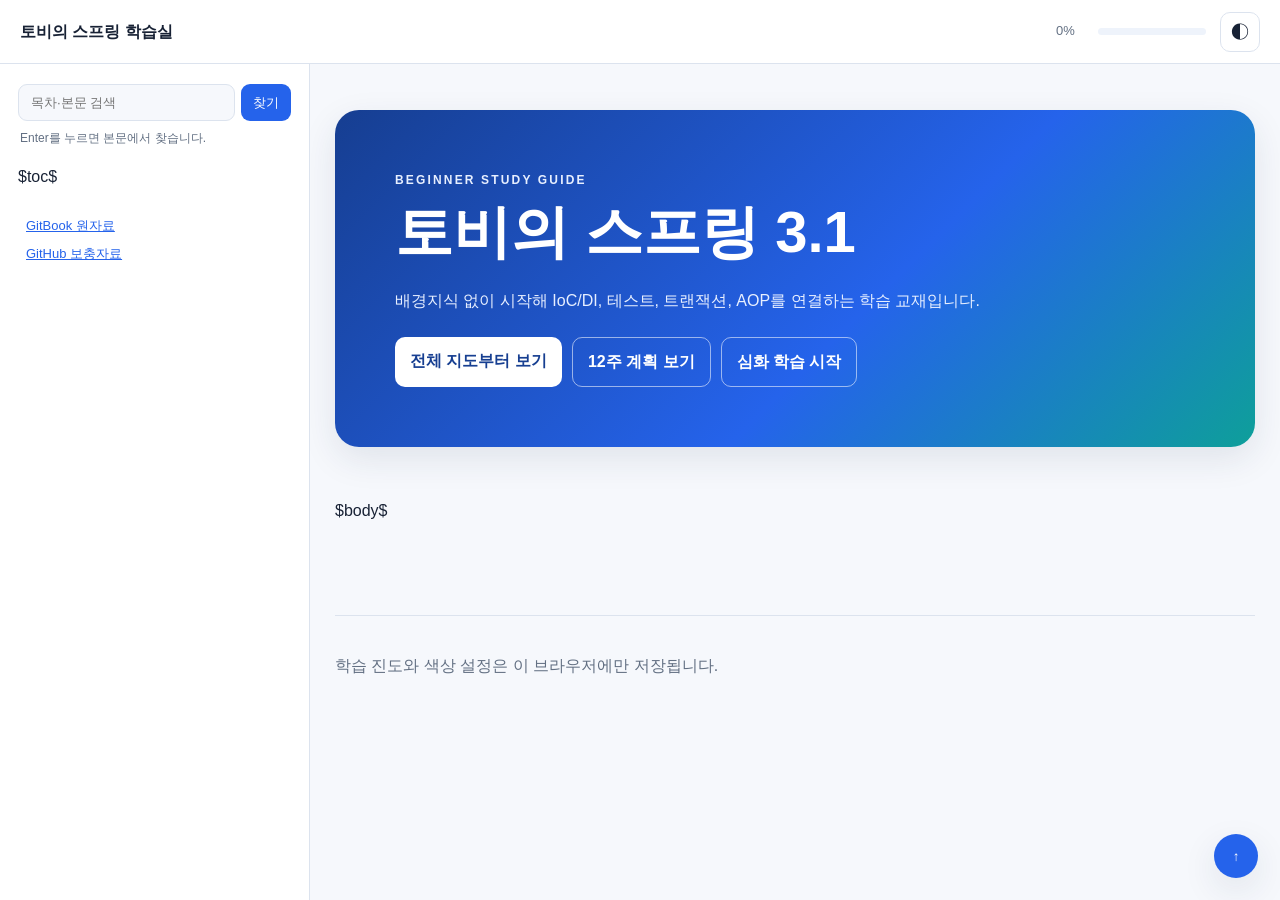
<file: docs/template.html>
<!doctype html>
<html lang="ko">
<head>
  <meta charset="utf-8">
  <meta name="viewport" content="width=device-width, initial-scale=1">
  <meta name="theme-color" content="#2563eb">
  <meta name="description" content="토비의 스프링 3.1을 처음부터 이해하기 위한 초심자 학습 교재">
  <title>$if(title)$$title$$else$토비의 스프링 학습실$endif$</title>
  <link rel="stylesheet" href="style.css">
</head>
<body>
  <header class="topbar">
    <button id="menuButton" class="icon-button" aria-label="목차 열기">☰</button>
    <a class="brand" href="#top">토비의 스프링 학습실</a>
    <div class="progress-wrap" title="완료한 대단원">
      <span id="progressText">0%</span>
      <div class="progress"><div id="progressBar"></div></div>
    </div>
    <button id="themeButton" class="icon-button" aria-label="색상 모드 변경">◐</button>
  </header>

  <div class="layout" id="top">
    <aside id="sidebar" class="sidebar">
      <div class="search-box">
        <input id="searchInput" type="search" placeholder="목차·본문 검색" autocomplete="off">
        <button id="searchButton">찾기</button>
      </div>
      <p class="search-help" id="searchHelp">Enter를 누르면 본문에서 찾습니다.</p>
      <nav class="toc" aria-label="학습 목차">$toc$</nav>
      <div class="source-links">
        <a href="https://incheol-jung.gitbook.io/docs/study/tobys-spring" target="_blank" rel="noreferrer">GitBook 원자료</a>
        <a href="https://github.com/pjok1122/Spring-Summary" target="_blank" rel="noreferrer">GitHub 보충자료</a>
      </div>
    </aside>

    <main class="content">
      <section class="hero">
        <p class="eyebrow">BEGINNER STUDY GUIDE</p>
        <h1>토비의 스프링 3.1</h1>
        <p>배경지식 없이 시작해 IoC/DI, 테스트, 트랜잭션, AOP를 연결하는 학습 교재입니다.</p>
        <div class="hero-actions">
          <a class="primary" href="#전체-지도-코드-한-덩어리가-스프링-설계로-변하는-과정">전체 지도부터 보기</a>
          <a class="secondary" href="#실제-학습-계획과-기록지">12주 계획 보기</a>
          <a class="secondary" href="#심화-1-객체지향에서-스프링-컨테이너까지">심화 학습 시작</a>
        </div>
      </section>
      $body$
      <footer>
        <p>학습 진도와 색상 설정은 이 브라우저에만 저장됩니다.</p>
      </footer>
    </main>
  </div>
  <button id="toTop" class="to-top" aria-label="맨 위로">↑</button>
  <script src="app.js"></script>
</body>
</html>
</file>
<file: docs/style.css>
:root {
  color-scheme: light;
  --bg: #f6f8fc;
  --surface: #ffffff;
  --surface-2: #eef3fb;
  --text: #182235;
  --muted: #637083;
  --line: #dce3ee;
  --brand: #2563eb;
  --brand-strong: #1746a2;
  --code: #101827;
  --code-text: #e5edf8;
  --shadow: 0 12px 35px rgba(31, 48, 77, .10);
  --sidebar: 310px;
}

[data-theme="dark"] {
  color-scheme: dark;
  --bg: #0d1420;
  --surface: #151e2c;
  --surface-2: #1c2839;
  --text: #e8eef8;
  --muted: #a4b0c1;
  --line: #2b394c;
  --brand: #78a6ff;
  --brand-strong: #a9c5ff;
  --code: #080d15;
  --code-text: #e5edf8;
  --shadow: 0 12px 35px rgba(0, 0, 0, .25);
}

* { box-sizing: border-box; }
html { scroll-behavior: smooth; scroll-padding-top: 84px; }
body {
  margin: 0;
  background: var(--bg);
  color: var(--text);
  font-family: Pretendard, "Noto Sans KR", -apple-system, BlinkMacSystemFont, "Segoe UI", sans-serif;
  line-height: 1.75;
  word-break: keep-all;
}
a { color: var(--brand); }

.topbar {
  position: fixed;
  z-index: 30;
  top: 0;
  left: 0;
  right: 0;
  height: 64px;
  display: flex;
  align-items: center;
  gap: 14px;
  padding: 0 20px;
  background: color-mix(in srgb, var(--surface) 92%, transparent);
  border-bottom: 1px solid var(--line);
  backdrop-filter: blur(12px);
}
.brand { color: var(--text); font-weight: 800; text-decoration: none; white-space: nowrap; }
.icon-button {
  border: 1px solid var(--line);
  background: var(--surface);
  color: var(--text);
  border-radius: 10px;
  width: 40px;
  height: 40px;
  cursor: pointer;
  font-size: 18px;
}
#menuButton { display: none; }
.progress-wrap { display: flex; align-items: center; gap: 8px; margin-left: auto; min-width: 150px; }
#progressText { color: var(--muted); font-size: 13px; min-width: 34px; }
.progress { flex: 1; height: 7px; background: var(--surface-2); border-radius: 999px; overflow: hidden; }
#progressBar { height: 100%; width: 0; background: var(--brand); transition: width .25s ease; }

.layout { display: grid; grid-template-columns: var(--sidebar) minmax(0, 1fr); padding-top: 64px; }
.sidebar {
  position: fixed;
  top: 64px;
  bottom: 0;
  width: var(--sidebar);
  overflow: auto;
  padding: 20px 18px 40px;
  background: var(--surface);
  border-right: 1px solid var(--line);
}
.search-box { display: flex; gap: 6px; }
.search-box input {
  min-width: 0;
  width: 100%;
  padding: 10px 12px;
  color: var(--text);
  background: var(--bg);
  border: 1px solid var(--line);
  border-radius: 9px;
}
.search-box button {
  border: 0;
  border-radius: 9px;
  color: white;
  background: #2563eb;
  padding: 0 12px;
  cursor: pointer;
}
.search-help { margin: 7px 2px 14px; color: var(--muted); font-size: 12px; }
.toc ul { list-style: none; margin: 0; padding-left: 12px; }
.toc > ul { padding: 0; }
.toc a {
  display: block;
  padding: 5px 8px;
  border-radius: 7px;
  color: var(--muted);
  text-decoration: none;
  font-size: 14px;
  line-height: 1.45;
}
.toc a:hover, .toc a.active { color: var(--brand); background: var(--surface-2); }
.toc li.hidden { display: none; }
.source-links { display: grid; gap: 5px; margin: 24px 8px; font-size: 13px; }

.content { grid-column: 2; width: min(920px, calc(100% - 48px)); margin: 0 auto; padding: 46px 0 100px; }
.hero {
  padding: clamp(28px, 6vw, 60px);
  margin-bottom: 50px;
  color: white;
  background: linear-gradient(135deg, #163e91, #2563eb 58%, #0e9f9a);
  border-radius: 24px;
  box-shadow: var(--shadow);
}
.hero h1 { margin: 2px 0 10px; font-size: clamp(34px, 6vw, 58px); border: 0; }
.hero p { max-width: 650px; color: #e7efff; }
.eyebrow { margin: 0; font-size: 12px; font-weight: 800; letter-spacing: .18em; }
.hero-actions { display: flex; flex-wrap: wrap; gap: 10px; margin-top: 22px; }
.hero-actions a { padding: 10px 15px; border-radius: 10px; text-decoration: none; font-weight: 700; }
.hero-actions .primary { background: white; color: #173f91; }
.hero-actions .secondary { border: 1px solid rgba(255,255,255,.55); color: white; }

h1, h2, h3, h4 { line-height: 1.35; scroll-margin-top: 82px; }
.content > h1 {
  position: relative;
  margin: 76px 0 28px;
  padding: 20px 54px 16px 0;
  border-bottom: 2px solid var(--line);
  font-size: clamp(27px, 4.6vw, 39px);
}
h2 { margin-top: 45px; font-size: clamp(22px, 3.5vw, 29px); }
h3 { margin-top: 32px; font-size: 20px; }
h4 { margin-top: 24px; font-size: 17px; }
p, li { font-size: 16px; }
blockquote {
  margin: 22px 0;
  padding: 13px 18px;
  color: var(--text);
  background: var(--surface-2);
  border-left: 4px solid var(--brand);
  border-radius: 0 10px 10px 0;
}
code { padding: .12em .35em; border-radius: 5px; color: var(--brand-strong); background: var(--surface-2); }
pre {
  overflow: auto;
  padding: 18px;
  border-radius: 13px;
  color: var(--code-text);
  background: var(--code);
  box-shadow: inset 0 0 0 1px rgba(255,255,255,.05);
}
pre code { padding: 0; color: inherit; background: none; }
table { display: block; overflow-x: auto; width: 100%; border-collapse: collapse; margin: 22px 0; }
th, td { padding: 10px 12px; border: 1px solid var(--line); text-align: left; vertical-align: top; }
th { background: var(--surface-2); }
hr { margin: 60px 0; border: 0; border-top: 1px solid var(--line); }

.complete-button {
  position: absolute;
  right: 0;
  top: 19px;
  width: 40px;
  height: 40px;
  border: 1px solid var(--line);
  border-radius: 50%;
  color: var(--muted);
  background: var(--surface);
  cursor: pointer;
}
.complete-button.done { border-color: #1f9d64; color: white; background: #1f9d64; }
.search-hit { outline: 4px solid #fbbf24; outline-offset: 4px; border-radius: 3px; }
footer { margin-top: 90px; padding-top: 20px; color: var(--muted); border-top: 1px solid var(--line); }
.to-top {
  position: fixed;
  right: 22px;
  bottom: 22px;
  width: 44px;
  height: 44px;
  border: 0;
  border-radius: 50%;
  color: white;
  background: #2563eb;
  box-shadow: var(--shadow);
  cursor: pointer;
}

@media (max-width: 860px) {
  :root { --sidebar: min(86vw, 330px); }
  #menuButton { display: inline-block; }
  .brand { font-size: 15px; }
  .progress-wrap { min-width: 85px; }
  .layout { display: block; }
  .sidebar { z-index: 25; transform: translateX(-105%); transition: transform .22s ease; box-shadow: var(--shadow); }
  .sidebar.open { transform: translateX(0); }
  .content { width: min(100% - 30px, 760px); padding-top: 26px; }
  .hero { border-radius: 18px; }
  p, li { font-size: 15.5px; }
}

@media print {
  .topbar, .sidebar, .to-top, .complete-button, .hero-actions { display: none !important; }
  .layout { display: block; padding: 0; }
  .content { width: 100%; padding: 0; }
  .hero { color: black; background: none; box-shadow: none; padding: 0; }
  .hero p { color: black; }
  pre { white-space: pre-wrap; }
}
</file>
